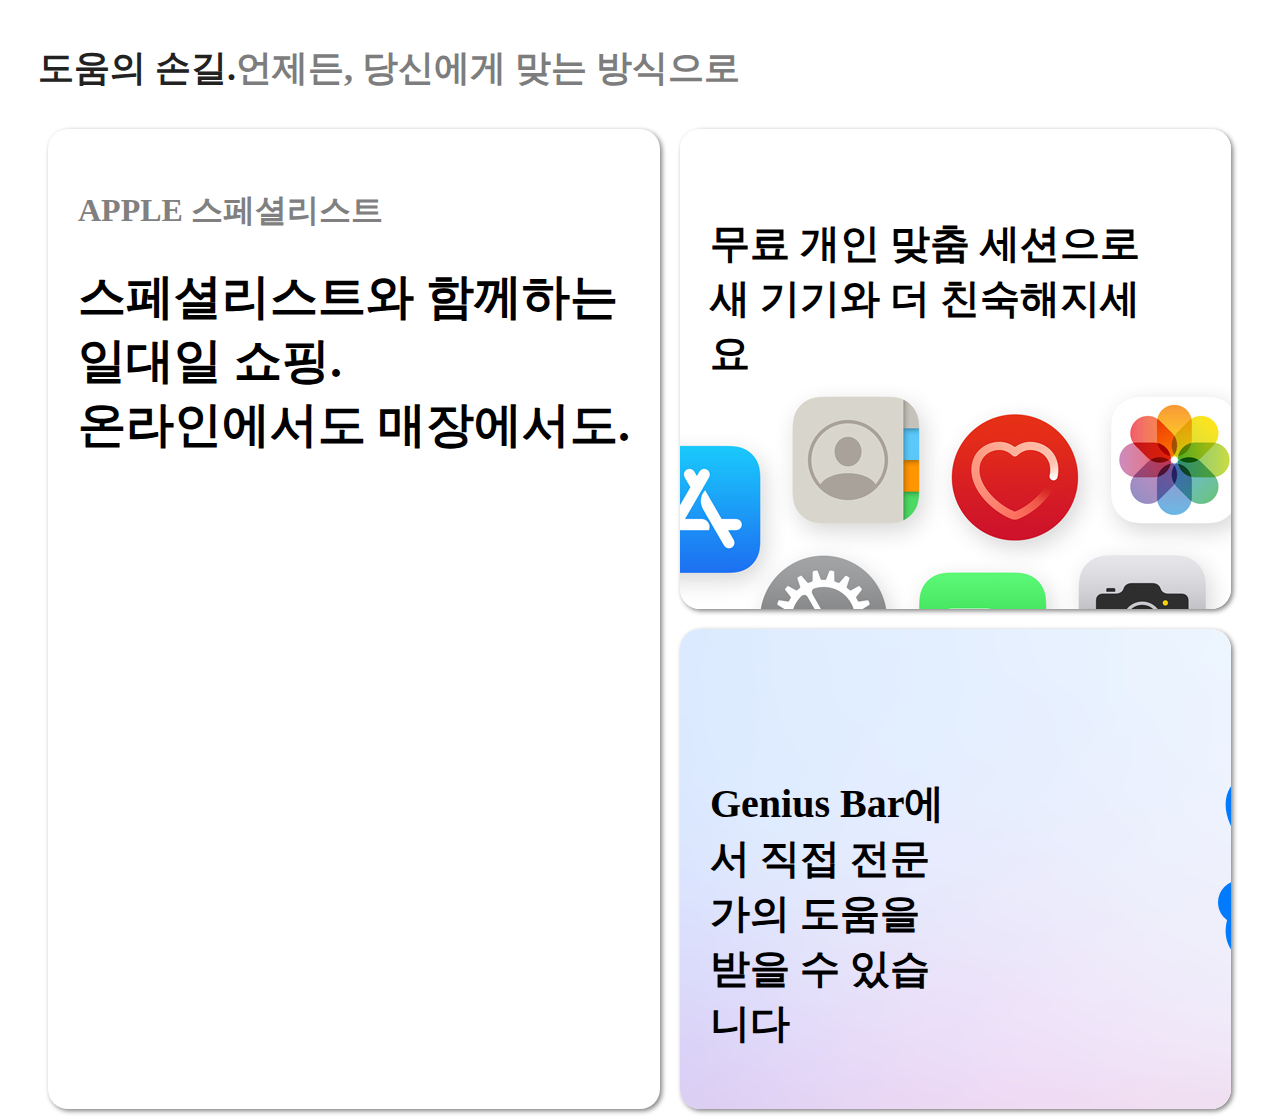
<file: wk1_homework/index.html>
<html lang="en">
<head>
    <meta charset="UTF-8">
    <meta http-equiv="X-UA-Compatible" content="IE=edge">
    <meta name="viewport" content="width=device-width, initial-scale=1.0">
    <title> </title>
    <link rel="stylesheet" href="style.css">
</head>
<body>

    <div class="box-en">

        <div class="box1">
            <div class="box1-1">
                <p class="title1">도움의 손길.</p>
            </div>

            <div class="box1-2">
                <p class="title2">언제든, 당신에게 맞는 방식으로</p>
            </div>

        </div>

        <div class="box2">

            <div class="box2-1">

                <div class="box2-1-1">
                    <p class="apple">APPLE 스페셜리스트</p>
                    <P class="special">스페셜리스트와 함께하는 일대일 쇼핑. <br> 온라인에서도 매장에서도.</P>
                </div>

                <div class="box2-1-2">
                    
                </div>

            </div>

            <div class="box2-2">

                <div class="box2-2-1" style="background-image: url(./image/store-card-25-apps-202108.jfif); height: 100%; width: 100%;">
                    <div class="free-en">
                        <p class="free"><br>무료 개인 맞춤 세션으로 새 기기와 더 친숙해지세요<br></p>
                    </div><br>
                    
                </div>

                <div class="box2-2-2" style="background-image: url(./image/store-card-25-genius-202108.jfif); height: 100%; width: 100%;">

                    <div class="genius-en">
                        <p class="genius"><br>Genius Bar에서 직접 전문가의 도움을 받을 수 있습니다</p>
                    </div><br>
                    
                </div>

            </div>
        </div>


    </div>
    
</body>
</file>
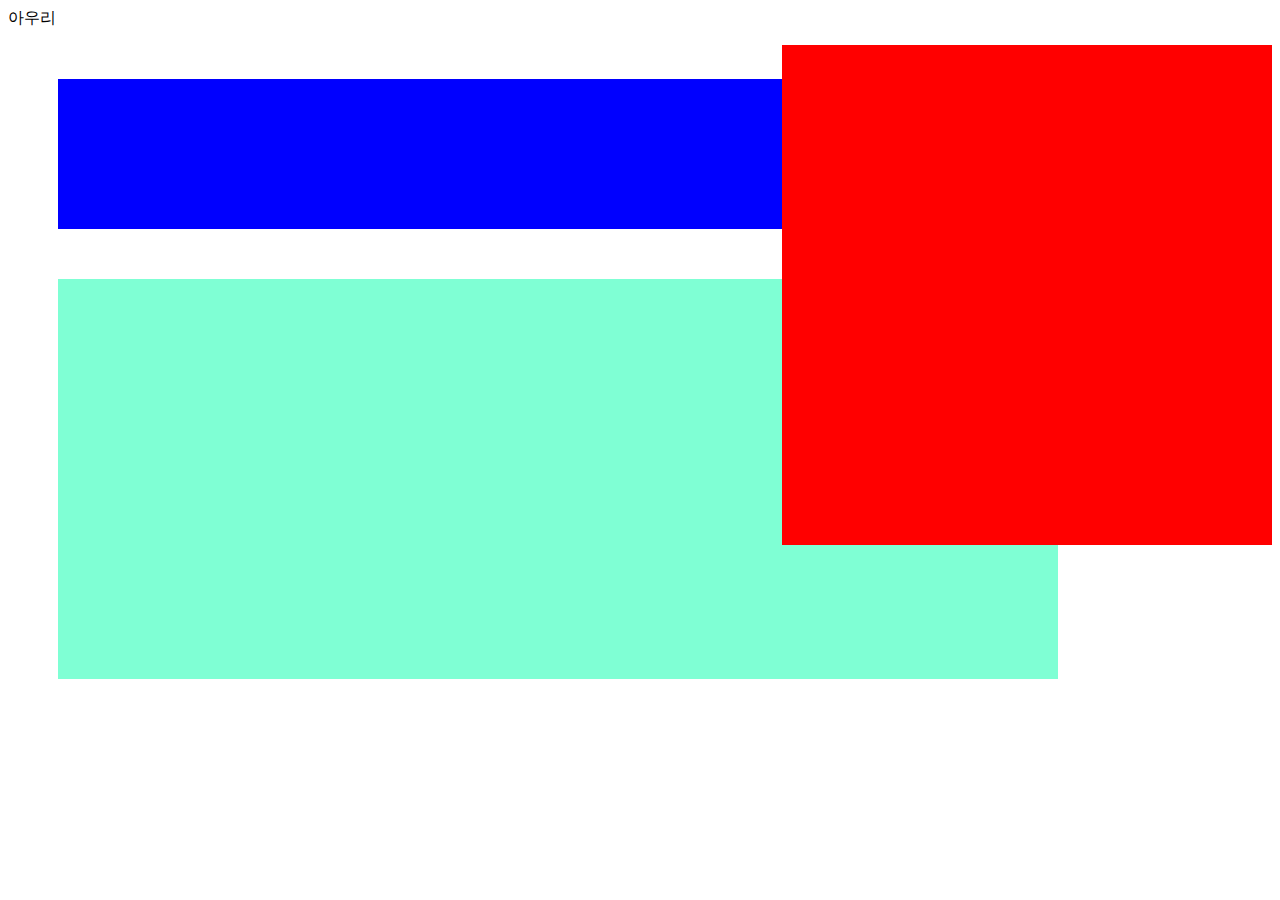
<file: wk_2/index.html>
<html lang="en">
<head>
    <meta charset="UTF-8">
    <meta http-equiv="X-UA-Compatible" content="IE=edge">
    <meta name="viewport" content="width=device-width, initial-scale=1.0">
    <title>Document</title>
    <link rel="stylesheet" href="style.css">
</head>
<body>
    <p class="text">아우리</p>
    <div class="right-box"></div>
    <div class="left-box"></div>
    
    <div class="main-box"></div>

 
</body>
</html>
</file>
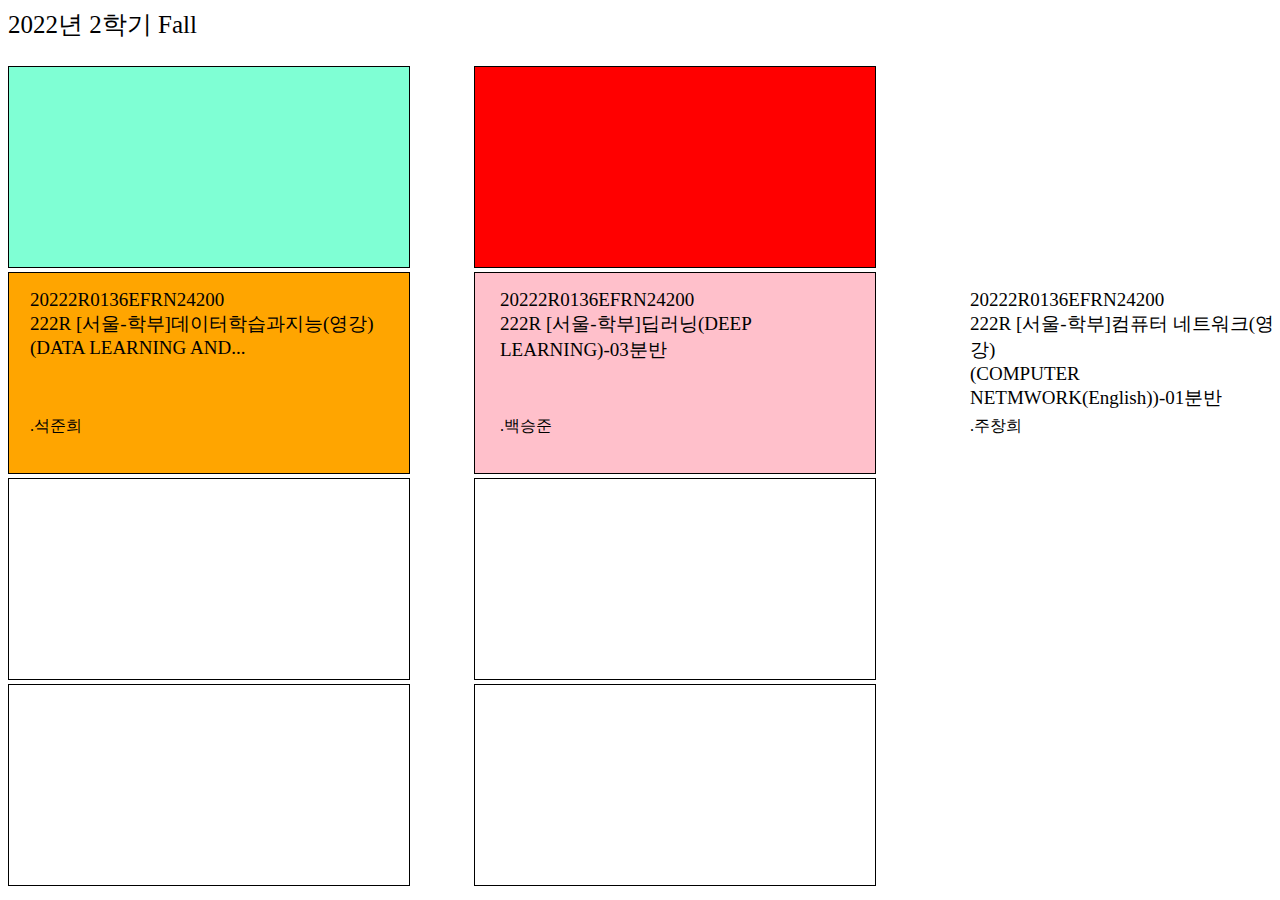
<file: wk_3/index.html>
<html lang="en">
<head>
    <meta charset="UTF-8">
    <meta http-equiv="X-UA-Compatible" content="IE=edge">
    <meta name="viewport" content="width=device-width, initial-scale=1.0">
    <title>Document</title>
    <link rel="stylesheet" href="style.css">
</head>
<body> 
    <p class="text-1">2022년 2학기 Fall</p>
    <div class="box-1"></div>
    <div class="box-2"></div>
    <div class="box-3"></div>
    <div class="box-4"></div>

    <p class="a-text">20222R0136EFRN24200
        <br> 222R [서울-학부]데이터학습과지능(영강)
        <br> (DATA LEARNING AND...
    </p>

    <p class="a-1-text">.석준희</p>
    

    <p class="b-text">20222R0136EFRN24200
        <br> 222R [서울-학부]딥러닝(DEEP
        <br> LEARNING)-03분반
    </p>

    <p class="b-1-text">.백승준</p>


    <p class="c-text">20222R0136EFRN24200
        <br> 222R [서울-학부]컴퓨터 네트워크(영강)
        <br> (COMPUTER NETMWORK(English))-01분반
    </p>

    <p class="c-1-text">.주창희</p>



    <p class="d-text">20222R0136EFRN24200
        <br> 222R [서울-학부]클라우드 컴퓨터(CLOUD
        <br> COMPUTING)-00분반
    </p>

    <p class="d-1-text">.유헌창</p>


    <div class="box-1-2"></div>
    <div class="box-2-2"></div>
    <div class="box-3-2"></div>
    <div class="box-4-2"></div>


 
</body>
</html>
</file>
<file: wk1_homework/style.css>
.box-en{
    display: flex;
    justify-content: left;
    flex-direction: column;
    align-items: left;
}

.box1{
    display: flex;
    flex-direction:row ;
}

.box1-1{
    margin-left: 10px;
}

.box2{
    display: flex;
    flex-direction: row ;
    margin-left: 40px;

}

.box2-1{
    width: 50%;
    height: 980px;
    margin-right: 20px;
    border-radius: 20px;
    box-shadow: 2px 2px 5px gray;
}

.box2-1-1{
    margin-left: 10px;
    margin-top: 20px;
}

.box2-1-2{
    margin-left: 10px;
}

.boy-img{
    width: 40%;

}


.box2-2{
    width: 45%;
    display: flex;
    flex-direction: column;
}

.box2-2-1{
    border-radius: 20px;
    box-shadow: 2px 2px 5px gray;
    height: 50%;
    margin-bottom: 20px;
    
}

.free-en{
    margin-left: 10px;
    
}

.genius-en{
    margin-left: 10px;
}

.box2-2-2{
    border-radius: 20px;
    box-shadow: 2px 2px 5px gray;
    height: 50%;
}

.title1{
    font-size: 36px;
    font-weight: 900;
    font-family: 'AppleSDGothicNeoB';
    src: url('./font/AppleSDGothicNeoB.woff');
    color: #222222;
    margin-left: 20px;
}

.title2{
    font-size: 36px;
    font-weight: 900;
    font-family: 'AppleSDGothicNeoB';
    src: url('./font/AppleSDGothicNeoB.woff');
    color: #7D7D7D;
}

.apple{
    font-size: 32px;
    font-family: 'AppleSDGothicNeoB';
    src: url('./font/AppleSDGothicNeoB.woff');
    font-weight: 900;
    color: gray;
    margin-left: 20px;
    margin-top: 60px;
}

.special{
    font-size:48px;
    font-weight: 900;
    font-family: 'AppleSDGothicNeoB';
    src: url('./font/AppleSDGothicNeoB.woff');
    margin-left: 20px;
    margin-top: 10px;
}

.free{
    width: 80%;
    font-size:40px;
    font-weight: 900;
    font-family: 'AppleSDGothicNeoB';
    src: url('./font/AppleSDGothicNeoB.woff');
    margin-left: 20px;
}

.genius{
    width: 46%;
    font-size:40px;
    font-weight: 900;
    font-family: 'AppleSDGothicNeoB';
    src: url('./font/AppleSDGothicNeoB.woff');
    margin-left: 20px;
    margin-top: 100px;
}
</file>
<file: wk_2/style.css>
.right-box{
    display: inline;
    width: 490px;
    height: 500px;
    background-color: red;
    float: right;
}
.footer {
    clear : both
      float: none
  }

.main-box{
    /* display: inline-block; */
    width: 1000px;
    height: 400px;
    background-color:aquamarine;
    margin: 50;
}
.left-box{
    /* display: inline; */
    width: 1000px;
    height: 150px;
    background-color: blue;
    margin: 50;
}
</file>
<file: wk_3/style.css>
.text-1{
    font-size: 25;
}

.box-1 {
    width: 400px;
    height: 200px;
    background-color:aquamarine;
    display: inline-block;
    margin-right: 60px;
    border-color: black;
    border-width: 1px;
    border-style: solid;
}

.box-2 {
    width: 400px;
    height: 200px;
    background-color:red;
    display: inline-block;
    margin-right: 60px;
    border-color: black;
    border-width: 1px;
    border-style: solid;
}

.box-3 {
    width: 400px;
    height: 200px;
    background-color: orange;
    display: inline-block;
    margin-right: 60px;
    border-color: black;
    border-width: 1px;
    border-style: solid;
}

.box-4 {
    width: 400px;
    height: 200px;
    background-color: pink;
    display: inline-block;
    margin-right: 60px;
    border-color: black;
    border-width: 1px;
    border-style: solid;
}

.box-1-2 {
    width: 400px;
    height: 200px;
    background-color:white;
    display: inline-block;
    border-color: black;
    border-width: 1px;
    border-style: solid;
    margin-right: 60px;

}

.box-2-2 {
    width: 400px;
    height: 200px;
    background-color:white;
    display: inline-block;
    border-color: black;
    border-width: 1px;
    border-style: solid;
    margin-right: 60px;
}

.box-3-2 {
    width: 400px;
    height: 200px;
    background-color: white;
    display: inline-block;
    border-color: black;
    border-width: 1px;
    border-style: solid;
    margin-right: 60px;
    
}

.box-4-2 {
    width: 400px;
    height: 200px;
    background-color: white;
    display: inline-block;
    border-color: black;
    border-width: 1px;
    border-style: solid;
    margin-right: 60px;
}

.a-text {
	/* padding: 30px 30px; */
	/* text-align: center; */
    font-size: 19;
	position: absolute;
	top: 270px;
    left: 30px;
	/* left: 50%; */
    /* transform: translate( -50%, -50% ); */
}

.a-0-text {
	/* padding: 30px 30px; */
	/* text-align: center; */
    font-size: 19;
	position: absolute;
	top: 270px;
    left: 30px;
	/* left: 50%; */
    /* transform: translate( -50%, -50% ); */
}

.a-1-text {
	/* padding: 30px 30px; */
	/* text-align: center; */
    font-size: 16;
	position: absolute;
	top: 400px;
    left: 30px;
	/* left: 50%; */
    /* transform: translate( -50%, -50% ); */
}

.b-text{
    font-size: 19;
	position: absolute;
	top: 270px;
    left: 500px;
	/* left: 50%; */
    /* transform: translate( -50%, -50% ); */
}

.b-1-text{
    font-size: 16;
	position: absolute;
	top: 400px;
    left: 500px;
	/* left: 50%; */
    /* transform: translate( -50%, -50% ); */
}

.c-text {
    font-size: 19;
	position: absolute;
	top: 270px;
    left: 970px;
	/* left: 50%; */
    /* transform: translate( -50%, -50% ); */
}

.c-1-text {
    font-size: 16;
	position: absolute;
	top: 400px;
    left: 970px;
	/* left: 50%; */
    /* transform: translate( -50%, -50% ); */
}

.d-text{
    font-size: 19;
	position: absolute;
	top: 270px;
    left: 1440px;
	/* left: 50%; */
    /* transform: translate( -50%, -50% ); */
}

.d-1-text{
    font-size: 16;
	position: absolute;
	top: 400px;
    left: 1440px;
	/* left: 50%; */
    /* transform: translate( -50%, -50% ); */
}
</file>
